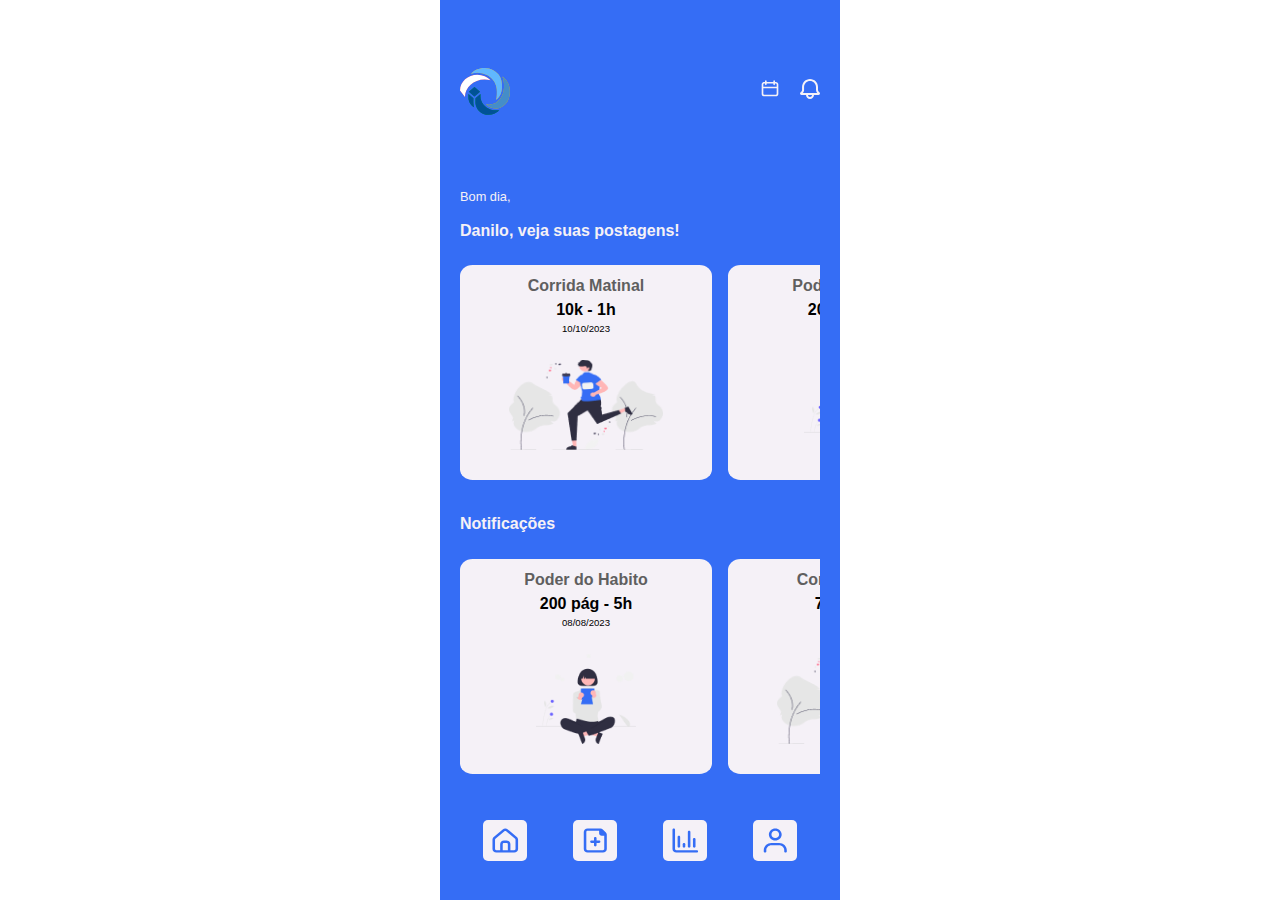
<file: index.html>
<!DOCTYPE html>
<html lang="pt-br">
<head>
  <meta charset="UTF-8">
  <meta name="viewport" content="width=device-width, initial-scale=1.0">
  <link rel="stylesheet" href="./styles/styles.css">
  <link rel="stylesheet" href="./styles/main.css">
  <title>NewGo - Prática de CSS</title>
</head>

<body>
  <div class="page u-page-margins">
    <header class="header">
      <img class="header__image" src="./images/loading.svg" alt="3d circle icon">
      <div class="header__icons">
        <a href="#"><img src="./images/calend-icon.svg" alt="calendary" class="header__icon"></a>
        <a href="#"><img src="./images/bell-notification-icon.svg" alt="bell notification" class="header__icon"></a>
      </div>
    </header>
  
    <main class="page__main-content">
      <p class="greeting--small">Bom dia,</p>
  
      <section class="page__cards">
        <h2 class="page__cards-title">Danilo, veja suas postagens!</h2>
        <article class="carousel">
          <section class="card carousel__slide">
            <a href="#" class="card__link">
              <header class="card__header">
                <h2 class="card__title">Corrida Matinal</h2>
                <h3 class="card_subtitle u-black-font-color">10k - 1h</h3>
                <p class="card__date">
                  <time datetime="2023-10-10">10/10/2023</time>
                </p>
              </header>
              <div class="card__body">
                <img class="card__image" src="./images/undraw_jogging_re_k28i 1.png" alt="boy, wearing a blue t-shirt, jogging in the park with trees around" width="150" height="100">
              </div>
            </a>
          </section>
    
          <section class="card carousel__slide">
            <a href="#" class="card__link">
              <header class="card__header">
                <h2 class="card__title">Poder do Habito</h2>
                <h3 class="card_subtitle u-black-font-color">200 pág - 5h</h3>
                <p class="card__date u-black-font-color">
                  <time datetime="2023-08-08">08/08/2023</time>
                </p>
              </header>
              <div class="card__body">
                <img class="card__image" src="./images/undraw_reading_re_29f8 1.png" alt="girl, wearing a blue t-shirt, jogging in the park with trees around" width="150" height="100">
              </div>
            </a>
          </section>
    
          <section class="card carousel__slide">
            <a href="#" class="card__link">
              <header class="card__header">
                <h2 class="card__title">Corrida à Noite</h2>
                <h3 class="card_subtitle u-black-font-color">7k - 50min</h3>
                <p class="card__date">
                  <time datetime="2023-08-08">08/08/2023</time>
                </p>
              </header>
              <div class="card__body">
                <img class="card__image" src="./images/undraw_jogging_re_k28i 1.png" alt="boy, wearing a blue t-shirt, jogging in the park with trees around" width="150" height="100">
              </div>
            </a>
          </section>
        </article>
      </section>
  
      <section class="page__cards">
        <h2 class="page__cards-title">Notificações</h2>
        <article class="carousel">  
          <section class="card carousel__slide">
            <a href="#" class="card__link">
              <header class="card__header">
                <h2 class="card__title">Poder do Habito</h2>
                <h3 class="card_subtitle u-black-font-color">200 pág - 5h</h3>
                <p class="card__date u-black-font-color">
                  <time datetime="2023-08-08">08/08/2023</time>
                </p>
              </header>
              <div class="card__body">
                <img class="card__image" src="./images/undraw_reading_re_29f8 1.png" alt="girl, wearing a blue t-shirt, jogging in the park with trees around" width="150" height="100">
              </div>
            </a>
          </section>
    
          <section class="card carousel__slide">
            <a href="#" class="card__link">
              <header class="card__header">
                <h2 class="card__title">Corrida à Noite</h2>
                <h3 class="card_subtitle u-black-font-color">7k - 50min</h3>
                <p class="card__date">
                  <time datetime="2023-08-08">08/08/2023</time>
                </p>
              </header>
              <div class="card__body">
                <img class="card__image" src="./images/undraw_jogging_re_k28i 1.png" alt="boy, wearing a blue t-shirt, jogging in the park with trees around" width="150" height="100">
              </div>
            </a>
          </section>
  
          <section class="card carousel__slide">
            <a href="#" class="card__link">
              <header class="card__header">
                <h2 class="card__title">Corrida Matinal</h2>
                <h3 class="card_subtitle u-black-font-color">10k - 1h</h3>
                <p class="card__date">
                  <time datetime="2023-10-10">10/10/2023</time>
                </p>
              </header>
              <div class="card__body">
                <img class="card__image" src="./images/undraw_jogging_re_k28i 1.png" alt="boy, wearing a blue t-shirt, jogging in the park with trees around" width="150" height="100">
              </div>
            </a>
          </section>
        </article>
      </section>
  
    </main>
  
    <footer class="page__footer">
      <ul class="footer__icons">
        <li class="footer__icon">
          <a class="footer__link" href=""><img src="./images/home.svg" alt="home"></a>
        </li>
        <li class="footer__icon" >
          <a class="footer__link" href=""><img src="./images/add-icon.svg" alt="add card"></a>
        </li>
        <li class="footer__icon" >
          <a class="footer__link" href=""><img src="./images/bar-chart-icon.svg" alt="bar chart status"></a>
        </li>
        <li class="footer__icon">
          <a class="footer__link" href=""><img src="./images/profile-icon.svg" alt="profile"></a>
        </li>
      </ul>
    </footer>
  </div>
</body>
</html>
</file>
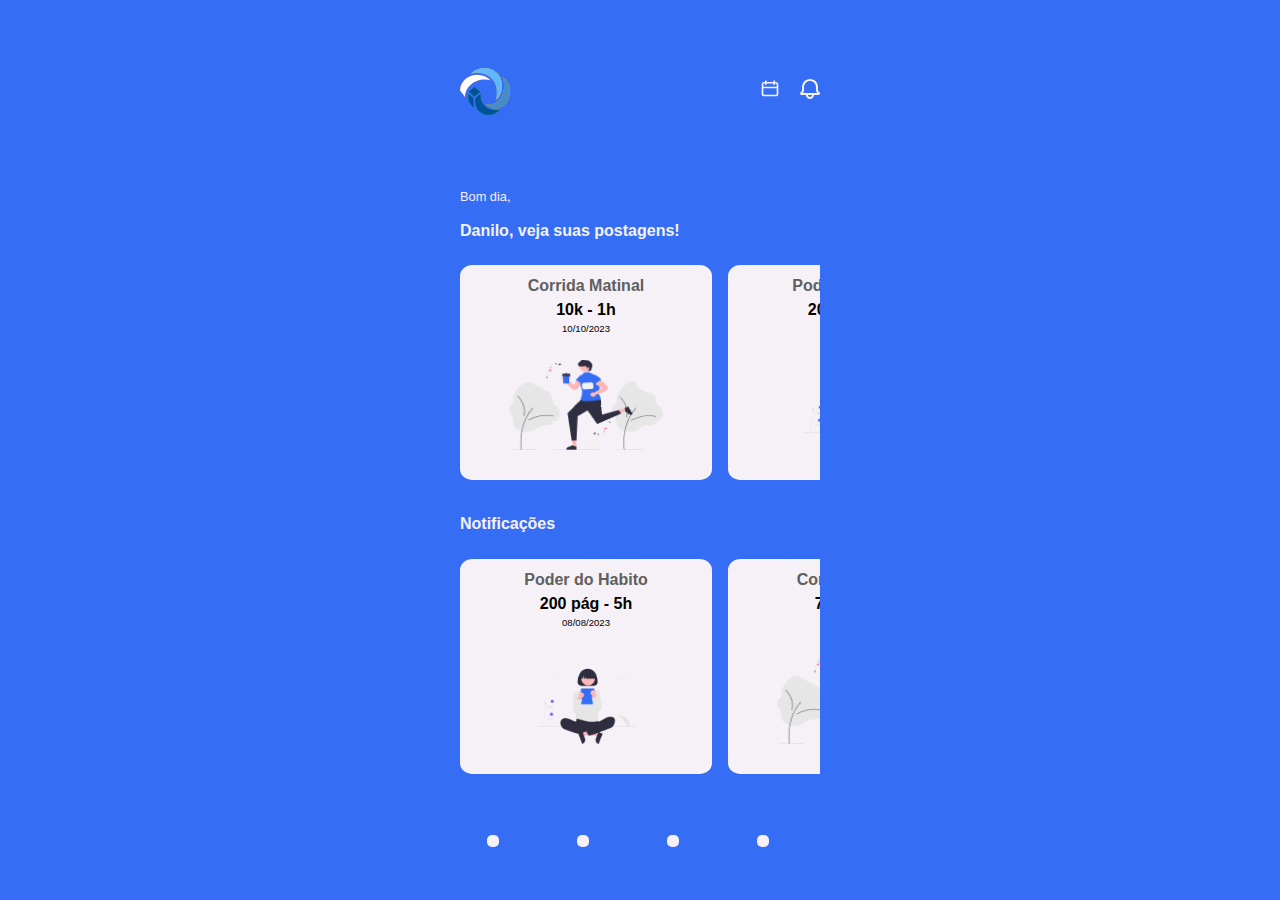
<file: main.html>
<!DOCTYPE html>
<html lang="pt-br">
<head>
  <meta charset="UTF-8">
  <meta name="viewport" content="width=device-width, initial-scale=1.0">
  <link rel="stylesheet" href="./styles/styles.css">
  <link rel="stylesheet" href="./styles/main.css">
  <title>NewGo - Prática de CSS</title>
</head>

<body class="page u-page-margins">
  <header class="header">
    <img class="header__image" src="./images/loading.svg" alt="3d circle icon">
    <div class="header__icons">
      <a href="#"><img src="./images/calend-icon.svg" alt="calendary" class="header__icon"></a>
      <a href="#"><img src="./images/bell-notification-icon.svg" alt="bell notification" class="header__icon"></a>
    </div>
  </header>

  <main class="page__main-content">
    <p class="greeting--small">Bom dia,</p>

    <section class="page__cards">
      <h2 class="page__cards-title">Danilo, veja suas postagens!</h2>
      <article class="carousel">
        <section class="card carousel__slide">
          <a href="#" class="card__link">
            <header class="card__header">
              <h2 class="card__title">Corrida Matinal</h2>
              <h3 class="card_subtitle u-black-font-color">10k - 1h</h3>
              <p class="card__date">
                <time datetime="2023-10-10">10/10/2023</time>
              </p>
            </header>
            <div class="card__body">
              <img class="card__image" src="./images/undraw_jogging_re_k28i 1.png" alt="boy, wearing a blue t-shirt, jogging in the park with trees around" width="150" height="100">
            </div>
          </a>
        </section>
  
        <section class="card carousel__slide">
          <a href="#" class="card__link">
            <header class="card__header">
              <h2 class="card__title">Poder do Habito</h2>
              <h3 class="card_subtitle u-black-font-color">200 pág - 5h</h3>
              <p class="card__date u-black-font-color">
                <time datetime="2023-08-08">08/08/2023</time>
              </p>
            </header>
            <div class="card__body">
              <img class="card__image" src="./images/undraw_reading_re_29f8 1.png" alt="girl, wearing a blue t-shirt, jogging in the park with trees around" width="150" height="100">
            </div>
          </a>
        </section>
  
        <section class="card carousel__slide">
          <a href="#" class="card__link">
            <header class="card__header">
              <h2 class="card__title">Corrida à Noite</h2>
              <h3 class="card_subtitle u-black-font-color">7k - 50min</h3>
              <p class="card__date">
                <time datetime="2023-08-08">08/08/2023</time>
              </p>
            </header>
            <div class="card__body">
              <img class="card__image" src="./images/undraw_jogging_re_k28i 1.png" alt="boy, wearing a blue t-shirt, jogging in the park with trees around" width="150" height="100">
            </div>
          </a>
        </section>
      </article>
    </section>

    <section class="page__cards">
      <h2 class="page__cards-title">Notificações</h2>
      <article class="carousel">  
        <section class="card carousel__slide">
          <a href="#" class="card__link">
            <header class="card__header">
              <h2 class="card__title">Poder do Habito</h2>
              <h3 class="card_subtitle u-black-font-color">200 pág - 5h</h3>
              <p class="card__date u-black-font-color">
                <time datetime="2023-08-08">08/08/2023</time>
              </p>
            </header>
            <div class="card__body">
              <img class="card__image" src="./images/undraw_reading_re_29f8 1.png" alt="girl, wearing a blue t-shirt, jogging in the park with trees around" width="150" height="100">
            </div>
          </a>
        </section>
  
        <section class="card carousel__slide">
          <a href="#" class="card__link">
            <header class="card__header">
              <h2 class="card__title">Corrida à Noite</h2>
              <h3 class="card_subtitle u-black-font-color">7k - 50min</h3>
              <p class="card__date">
                <time datetime="2023-08-08">08/08/2023</time>
              </p>
            </header>
            <div class="card__body">
              <img class="card__image" src="./images/undraw_jogging_re_k28i 1.png" alt="boy, wearing a blue t-shirt, jogging in the park with trees around" width="150" height="100">
            </div>
          </a>
        </section>

        <section class="card carousel__slide">
          <a href="#" class="card__link">
            <header class="card__header">
              <h2 class="card__title">Corrida Matinal</h2>
              <h3 class="card_subtitle u-black-font-color">10k - 1h</h3>
              <p class="card__date">
                <time datetime="2023-10-10">10/10/2023</time>
              </p>
            </header>
            <div class="card__body">
              <img class="card__image" src="./images/undraw_jogging_re_k28i 1.png" alt="boy, wearing a blue t-shirt, jogging in the park with trees around" width="150" height="100">
            </div>
          </a>
        </section>
      </article>
    </section>

  </main>

  <footer class="page__footer">
    <ul class="footer__icons">
      <li>
        <a class="footer__icon" href=""><img src="./images/home.svg" alt="home"></a>
      </li>
      <li>
        <a class="footer__icon" href=""><img src="./images/add-icon.svg" alt="add card"></a>
      </li>
      <li>
        <a class="footer__icon" href=""><img src="./images/bar-chart-icon.svg" alt="bar chart status"></a>
      </li>
      <li>
        <a class="footer__icon" href=""><img src="./images/profile-icon.svg" alt="profile"></a>
      </li>
    </ul>
  </footer>
</body>
</html>
</file>
<file: styles/main.css>
.carousel {
  overflow-x: auto;
  display: flex;
  gap: 1em;
  align-items: center;
  scroll-snap-type: x mandatory;
}

.carousel__slide {
  flex: 1 0 70%;
  scroll-snap-align: start;
}

.header {
  display: flex;
  align-items: center;
}

.header__image {
  max-width: 50px;
}

.header__icon {
  max-width: 20px;
}

.header__icons {
  display: flex;
  gap: 20px;
  margin-left: auto;
}

.greeting--small {
  font-size: 0.8em;
}

.page__main-content {
  overflow-y: scroll;
  padding-top: 10%;
}

.page__main-content > :last-child {
  margin-top: 2em;
}

.page {
  background-color: #356DF5;
  display: grid;
  grid-template-rows: 1fr 70vh 1fr;
  grid-template-columns: 100%;
  height: 100vh;
  max-width: 400px;
  padding-left: 20px;
  padding-right: 20px;
  padding-top: 2em;
}

.page__cards {
  display: flex;
  flex-direction: column;
  row-gap: 1.4em;
}

.page__cards-title {
  font-size: 1em;
  font-weight: bold;
}

.card {
  background-color: #F5F1F7;
  border-radius: 5%;
  height: 215px;
}

.card__body {
  overflow: hidden;
  display: flex;
  justify-content: center;
}

.card__image {
  width: 90%;
  max-height: 200px;
  object-fit: scale-down;
}

.card__date {
  font-size: 0.6rem;
  color: #000000;
}

.card__header {
  display: flex;
  flex-direction: column;
  align-items: center;
}

.card__link {
  align-items: center;
  color: inherit;
  display: flex;
  flex-direction: column;
  justify-content: space-evenly;
  height: 100%;
  padding-bottom: 1em;
  position: relative;
  text-decoration: none;
  width: 100%;
}

.card__link:hover {
  text-decoration: none;
}

.card__title {
  color: #5f5f5f;
}

/* Footer */

.page__footer {
  align-items: center;
  display: flex;
}

.footer__icons {
  display: flex;
  justify-content: space-around;
  margin-bottom: 0;
  width: 100%;
}

.footer__icon {
  display: flex;
  width: 12%;
  background-color: #F5F1F7;
  border-radius: 5px;
  padding: 6px;
}

.footer__link {
  width: 100%;
	display: flex;
	align-content: center;
}

.footer__title {
  align-self: self-start;
  padding-left: 20px;
}
  
/* Utilities */

.u-black-font-color {
  color: #000;
}

@media screen and (min-width: 400px) {
  .page {
    margin-left: auto;
    margin-right: auto;
  }
}
</file>
<file: styles/styles.css>
/* ====================================== 
html5doctor.com/html-5-reset-stylesheet/ 
======================================= */

html,
body,
div,
span,
object,
iframe,
h1,
h2,
h3,
h4,
h5,
h6,
p,
blockquote,
pre,
abbr,
address,
cite,
code,
del,
dfn,
em,
img,
ins,
kbd,
q,
samp,
small,
strong,
sub,
sup,
var,
b,
i,
dl,
dt,
dd,
ol,
ul,
li,
fieldset,
figure,
form,
label,
legend,
table,
caption,
tbody,
tfoot,
thead,
tr,
th,
td,
time,
mark,
audio,
video {
  margin: 0;
  padding: 0;
  border: 0;
  outline: 0;
  font-size: 100%;
  vertical-align: baseline;
  background: transparent;
}

body {
  line-height: 1;
}
ol,
ul {
  list-style: none;
}
blockquote,
q {
  quotes: none;
}
blockquote:before,
blockquote:after,
q:before,
q:after {
  content: "";
  content: none;
}
ins {
  text-decoration: none;
}
del {
  text-decoration: line-through;
}
table {
  border-collapse: collapse;
  border-spacing: 0;
}
/* ========================================
/end css reset 
========================================= */


/* ===================================
BASE STYLES 
==================================== */

*,
*::before,
*::after {
  box-sizing: border-box;
}

a {
  transition: color 0.3s linear;
  color: #f5f1f6;
}

a:hover,
a:focus {
  color: #f5f1f689;
  text-decoration: none;
}

body {
  color: #f5f1f6;
  font: normal 100%/1.5 Calibri, Candara, "Gill Sans", "Gill Sans MT",
    sans-serif;
  min-width: 300px;
}

img {
  width: 100%;
}

p {
  max-width: 65ch;
  margin-left: auto;
  margin-right: auto;
}

p,
ul,
ol {
  margin-bottom: 1em;
}

/* ==================================
/END BASE STYLES 
===================================== */
</file>
